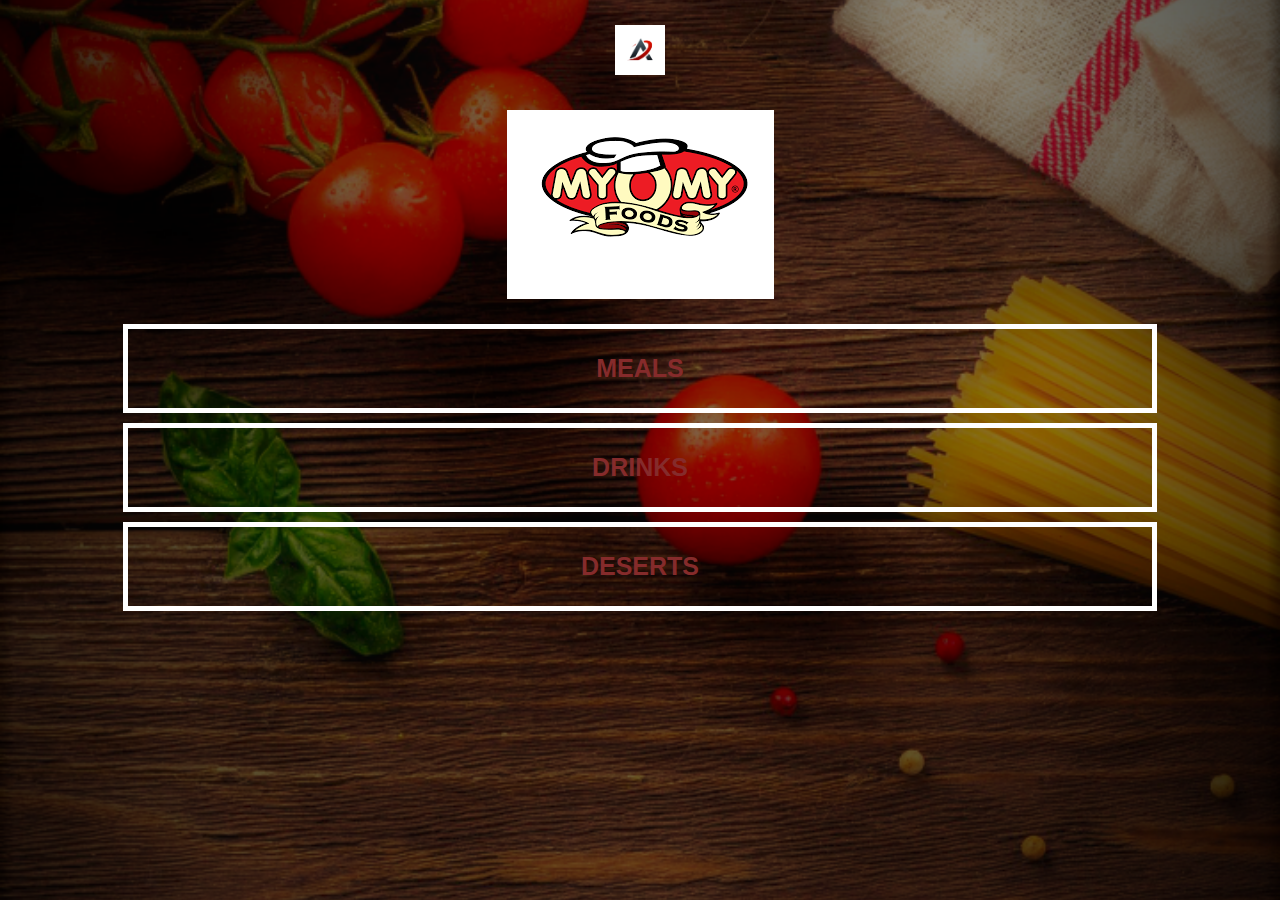
<file: index.html>
<!DOCTYPE hmtl>
<html>
    <head>
        <title>My Food</title>
        <link rel="stylesheet" href="style.css">
    </head>
    <body class="body-home">
        <div id="Home">
            <img src="images/my logo.png" id="home-logo-img">
            <img src="images/my mom logo.png" id="home-logo-text">
            <div class="Home-menu">
                <a href="meals.html" class="Home-menu-item">
                    <p>MEALS</p>
                </a>
                 <a href="drinks.html" class="Home-menu-item">
                    <p>DRINKS</p>
                </a>
                 <a href="deserts.html" class="Home-menu-item">
                    <p>DESERTS</p>
                </a>
            </div>
        </div>
    </body>
</html>
</file>
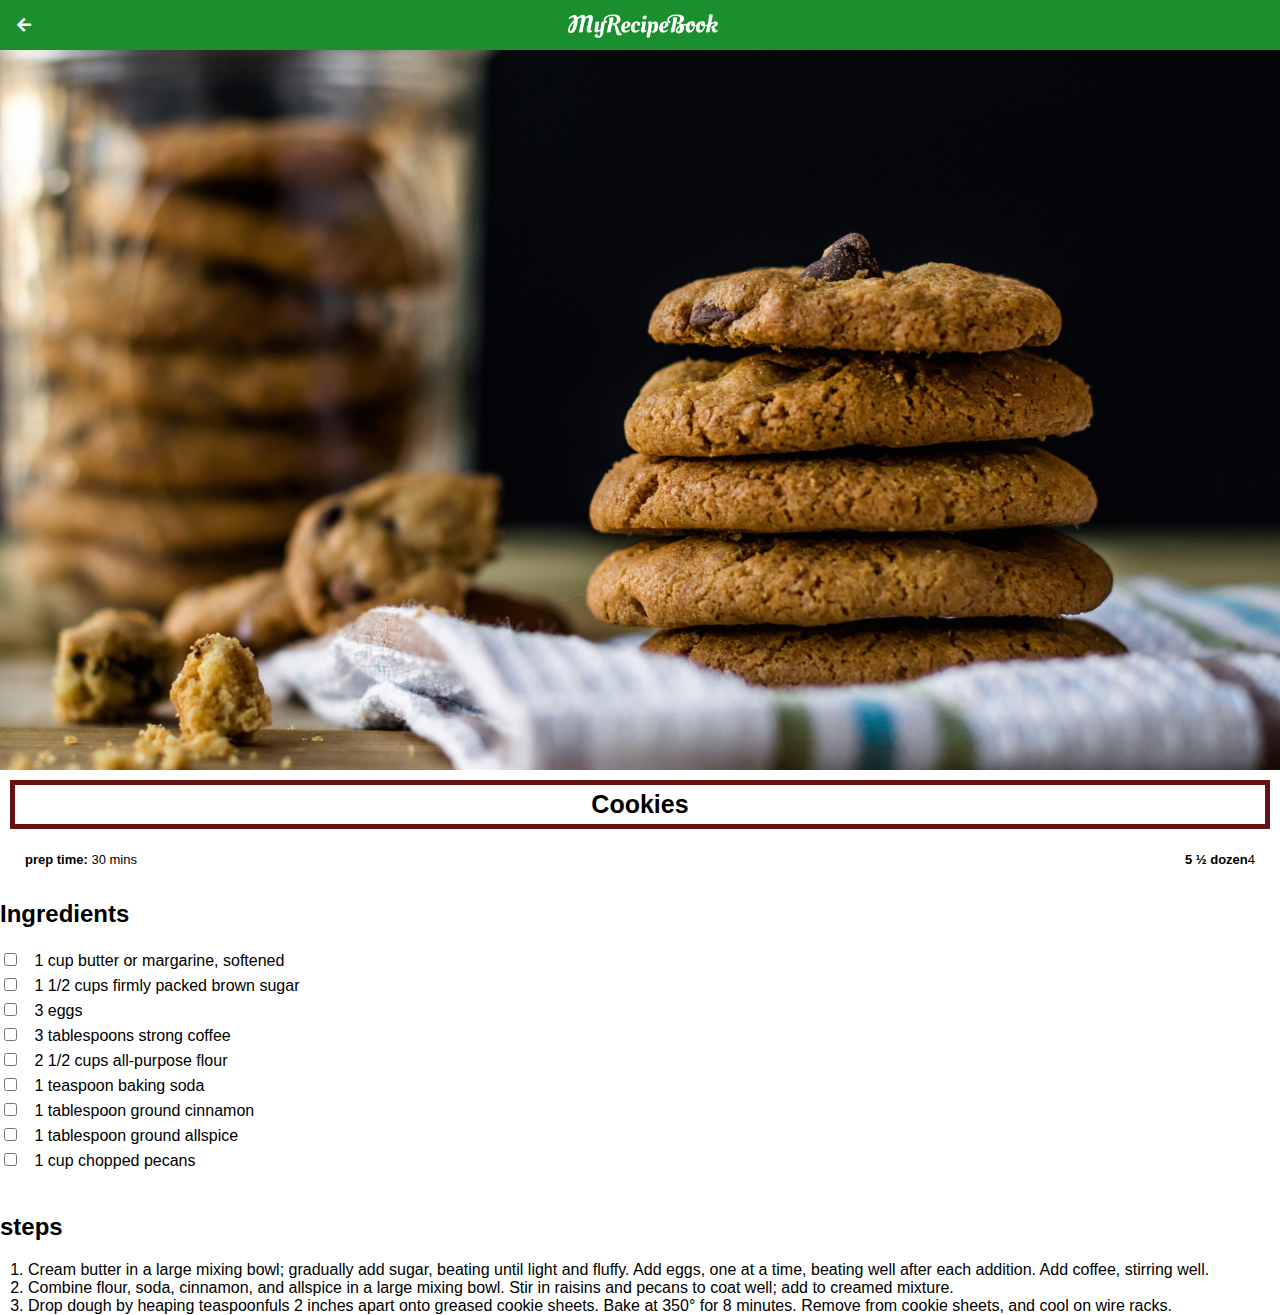
<file: cookies.html>
<!DOCTYPE hmtl>
<html>
    <head>
        <title>My Recipe Book | Meals | Cheeseburger</title>
        <link rel="stylesheet" href="style.css">
        <link rel="stylesheet" href="fontawesome/css/all.css">
    </head>
    <body class="body-recipes">
        <div class="header">    
            <a href="drinks.html">
            <i class="fas fa-arrow-left"></i>
            </a>
            <img src="images/logo-text.png">
        </div>
        <div id="recipe">
            <div class="recipe-details">
                <img src="images/cookies.png">
                <h1>Cookies</h1>
                <div class="recipe-details-info">
                    <p><b>prep time: </b>30 mins</p>
                    <p style="float: right;"><b>5 ½ dozen</b>4</p>
                </div>
                    <div class="recipe-details-ingredients">
                        <h2>Ingredients</h2>
                        <input id="check-01" type="checkbox">
                        <label for="check-01">1 cup butter or margarine, softened</label> 
                        <br>
                        <input id="check-02" type="checkbox">
                        <label for="check-02">1 1/2 cups firmly packed brown sugar</label>
                        <br>
                        <input id="check-03" type="checkbox">
                        <label for="check-03">3 eggs</label>
                        <br>
                        <input id="check-04" type="checkbox">
                        <label for="check-04">3 tablespoons strong coffee</label> 
                        <br>
                        <input id="check-04" type="checkbox">
                        <label for="check-04">2 1/2 cups all-purpose flour</label> 
                        <br>
                        <input id="check-04" type="checkbox">
                        <label for="check-04">1 teaspoon baking soda</label> 
                        <br>
                        <input id="check-04" type="checkbox">
                        <label for="check-04">1 tablespoon ground cinnamon</label>
                        <br>
                        <input id="check-04" type="checkbox">
                        <label for="check-04">1 tablespoon ground allspice</label>   
                        <br>
                        <input id="check-04" type="checkbox">
                        <label for="check-04">1 cup chopped pecans
                        </label>      
                    </div>
                <div class="recipe-details-steps">
                    <h2>steps</h2>
                    <ol>
                        <li>Cream butter in a large mixing bowl; gradually add sugar, beating until light and fluffy. Add eggs, one at a time, beating well after each addition. Add coffee, stirring well.
                        </li>
                        <li>Combine flour, soda, cinnamon, and allspice in a large mixing bowl. Stir in raisins and pecans to coat well; add to creamed mixture.
                        </li>
                        <li>Drop dough by heaping teaspoonfuls 2 inches apart onto greased cookie sheets. Bake at 350° for 8 minutes. Remove from cookie sheets, and cool on wire racks.</li>
                    </ol>
                </div>
            </div>
        </div>
    </body>
</html>
</file>
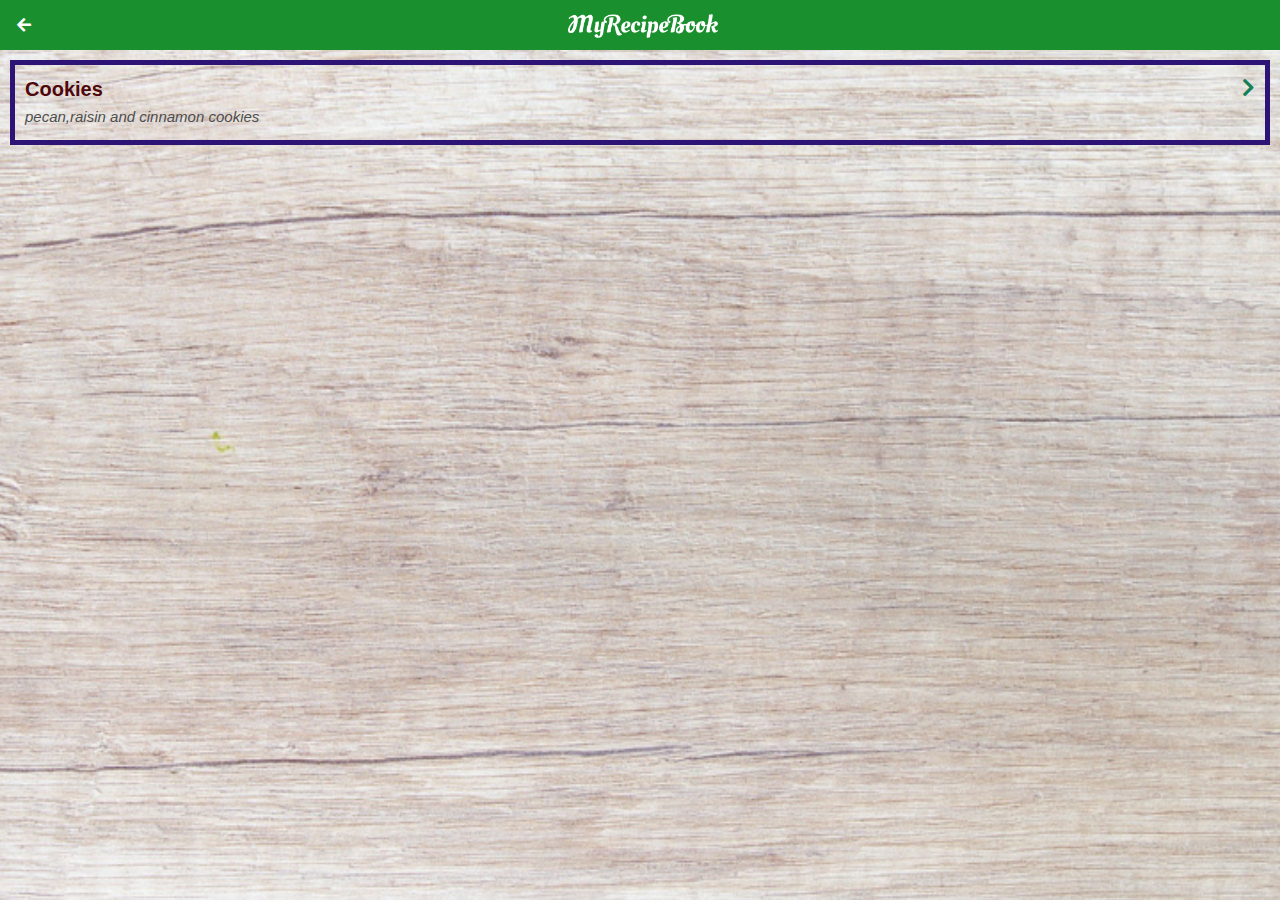
<file: deserts.html>
<!DOCTYPE hmtl>
<html>
    <head>
        <title>My Recipe Book | deserts</title>
        <link rel="stylesheet" href="style.css">
        <link rel="stylesheet" href="fontawesome/css/all.css">
    </head>
    <body class="body-meals">
        <div class="header">    
            <a href="index.html">
            <i class="fas fa-arrow-left"></i>
            </a>
            <img src="images/logo-text.png">
        </div>
        <div id="meals">
            <div class="meals-list">
                <a href="cookies.html">
                    <div class="meals-list-item">
                        <h1>Cookies<i class="fas fa-chevron-right"></i></h1>
                        <p>pecan,raisin and cinnamon cookies</p>
                    </div>
                </a>
            </div>
        </div>
    </body>
</html>
</file>
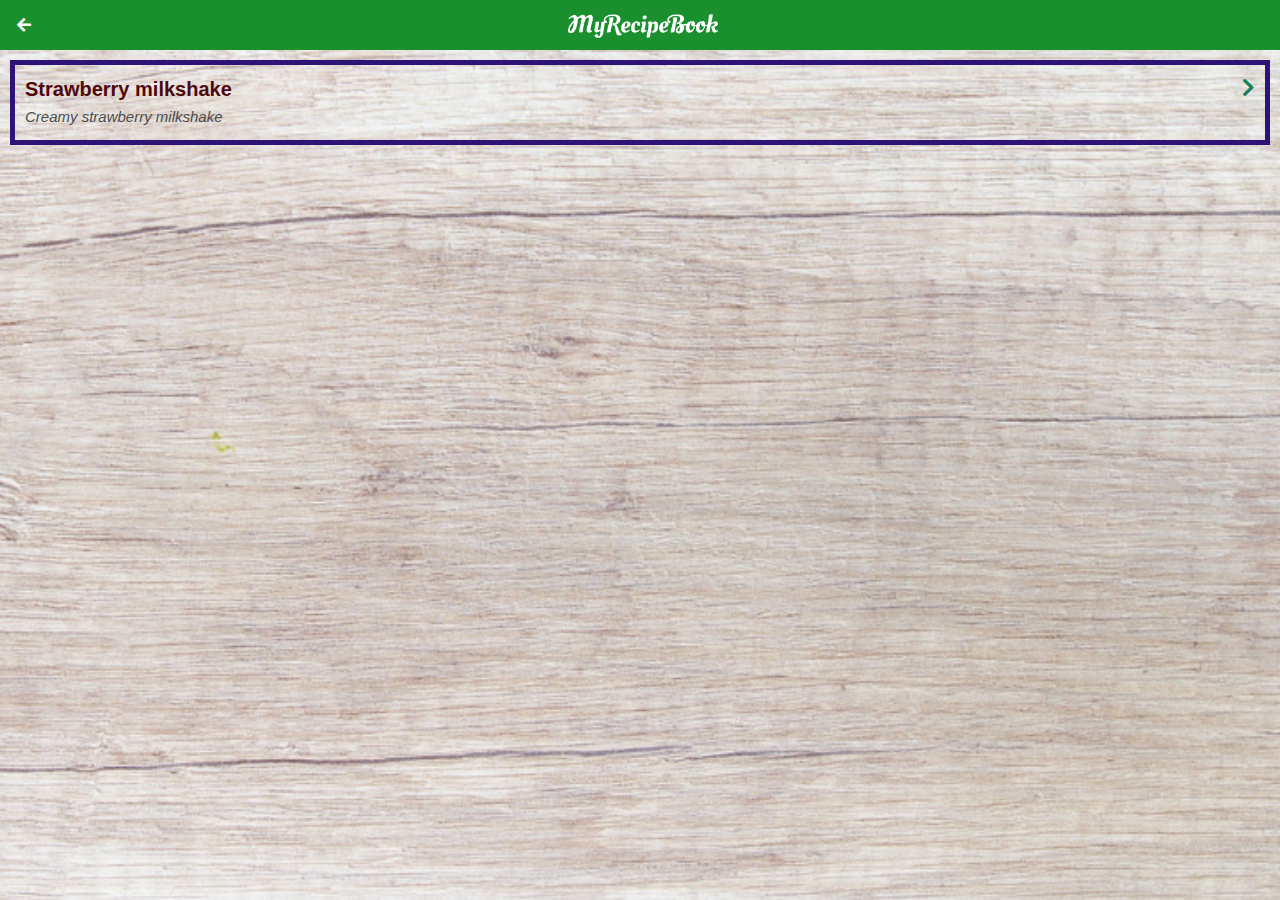
<file: drinks.html>
<!DOCTYPE hmtl>
<html>
    <head>
        <title>My Recipe Book | drinks</title>
        <link rel="stylesheet" href="style.css">
        <link rel="stylesheet" href="fontawesome/css/all.css">
    </head>
    <body class="body-meals">
        <div class="header">    
            <a href="index.html">
            <i class="fas fa-arrow-left"></i>
            </a>
            <img src="images/logo-text.png">
        </div>
        <div id="meals">
            <div class="meals-list">
                <a href="strawberry-milshake.html">
                    <div class="meals-list-item">
                        <h1>Strawberry milkshake<i class="fas fa-chevron-right"></i></h1>
                        <p>Creamy strawberry milkshake</p>
                    </div>
                </a>
            </div>
        </div>
    </body>
</html>
</file>
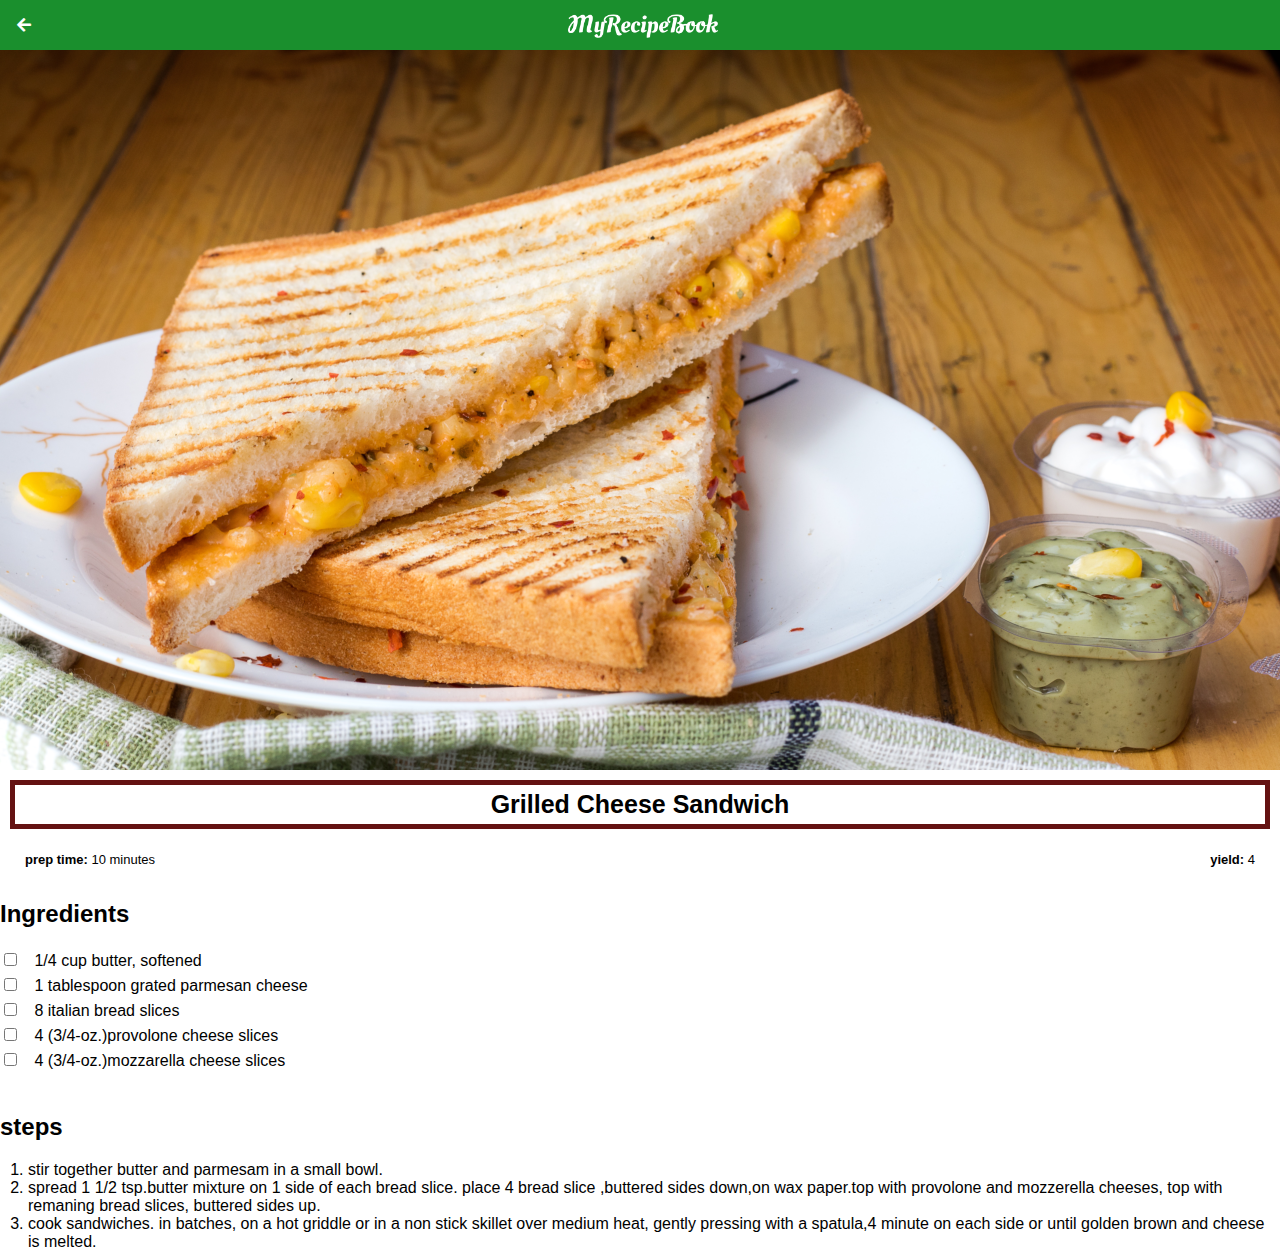
<file: grilledcheese.html>
<!DOCTYPE hmtl>
<html>
    <head>
        <title>My Recipe Book | Meals | Grilled Cheese</title>
        <link rel="stylesheet" href="style.css">
        <link rel="stylesheet" href="fontawesome/css/all.css">
    </head>
    <body class="body-recipes">
        
        <div class="header">    
            <a href="meals.html">
            <i class="fas fa-arrow-left"></i>
            </a>
            <img src="images/logo-text.png">
        </div>
        
        <div id="recipe">
            
            <div class="recipe-details">
                <img src="images/grilledCheese.png">
                
                <h1>Grilled Cheese Sandwich</h1>
                
                <div class="recipe-details-info">
                    <p><b>prep time: </b>10 minutes</p>
                    <p style="float: right;"><b>yield: </b>4</p>
                </div>
                
                <div class="recipe-details-ingredients">
                    <h2>Ingredients</h2>
                    <input id="check-01" type="checkbox">
                    <label for="check-01">1/4 cup butter, softened</label> 
                    <br>
                    <input id="check-02" type="checkbox">
                    <label for="check-02">1 tablespoon grated parmesan cheese</label>
                    <br>
                    <input id="check-03" type="checkbox">
                    <label for="check-03">8 italian bread slices</label>
                    <br>
                    <input id="check-04" type="checkbox">
                    <label for="check-04">4 (3/4-oz.)provolone cheese slices</label>
                    <br>
                    <input id="check-05" type="checkbox">
                    <label for="check-05">4 (3/4-oz.)mozzarella cheese slices</label>    
                </div>
                
                <div class="recipe-details-steps">
                    <h2>steps</h2>
                    
                    <ol>
                        <li>stir together butter and parmesam in a small bowl.</li>
                        <li>spread 1 1/2 tsp.butter mixture on 1 side of each bread slice. place 4 bread slice ,buttered sides down,on wax paper.top with provolone and mozzerella cheeses, top with remaning bread slices, buttered sides up.</li>
                        <li>cook sandwiches. in batches, on a hot griddle or in a non stick skillet over medium heat, gently pressing with a spatula,4 minute on each side or until golden brown and cheese is melted.</li>
                    </ol>
                </div>
            </div>
         
        </div>
    </body>
</html>
</file>
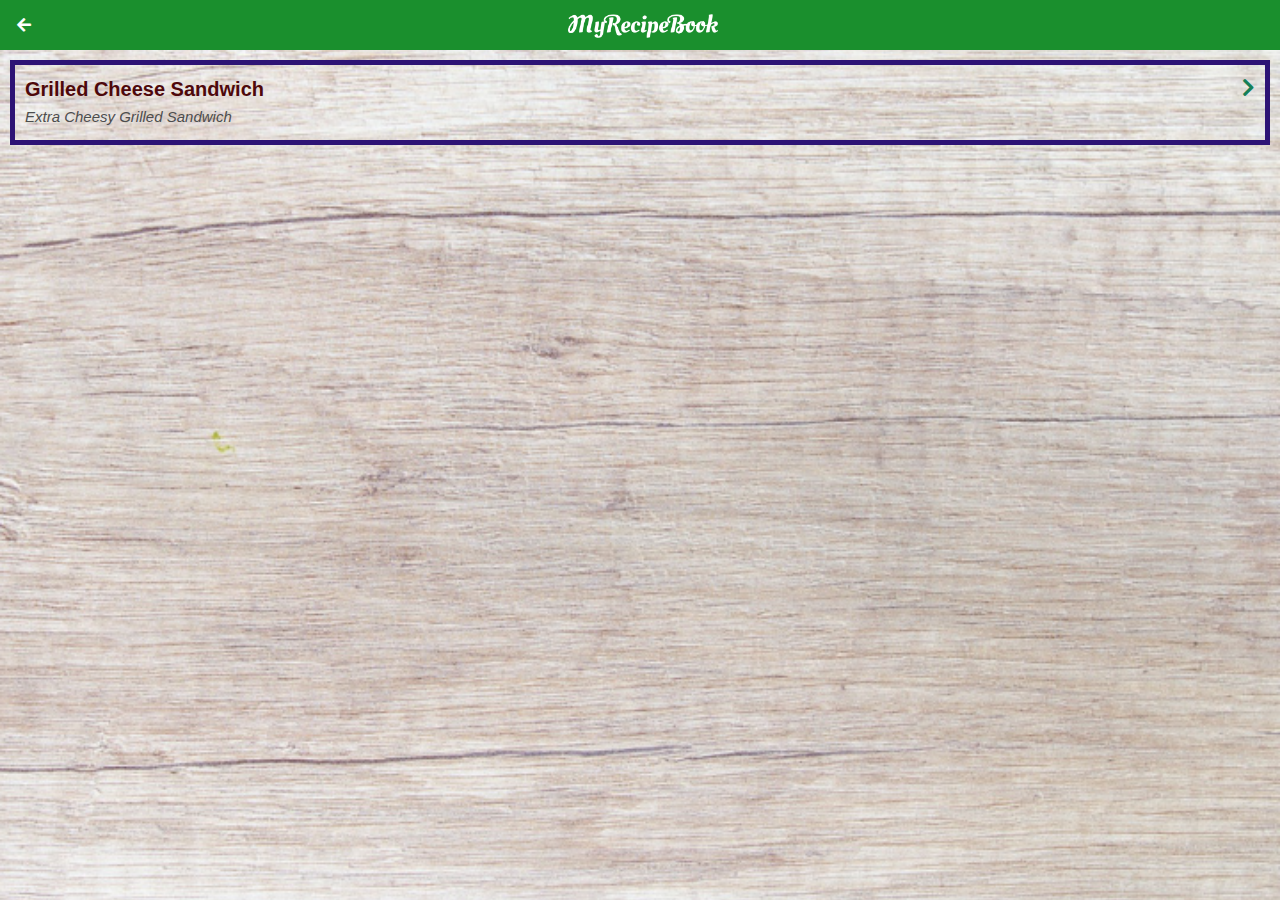
<file: meals.html>
<!DOCTYPE hmtl>
<html>
    <head>
        <title>My Mane | Meals</title>
        <link rel="stylesheet" href="style.css">
        <link rel="stylesheet" href="fontawesome/css/all.css">
    </head>
    <body class="body-meals">
        <div class="header">    
            <a href="index.html">
            <i class="fas fa-arrow-left"></i>
            </a>
            <img src="images/logo-text.png">
        </div>
        <div id="meals">
            <div class="meals-list">
                <a href="grilledcheese.html">
                    <div class="meals-list-item">
                        <h1>Grilled Cheese Sandwich<i class="fas fa-chevron-right"></i></h1>  
                        <p>Extra Cheesy Grilled Sandwich</p>
                    </div>
                </a>
            </div>
        </div>
    </body>
</html>
</file>
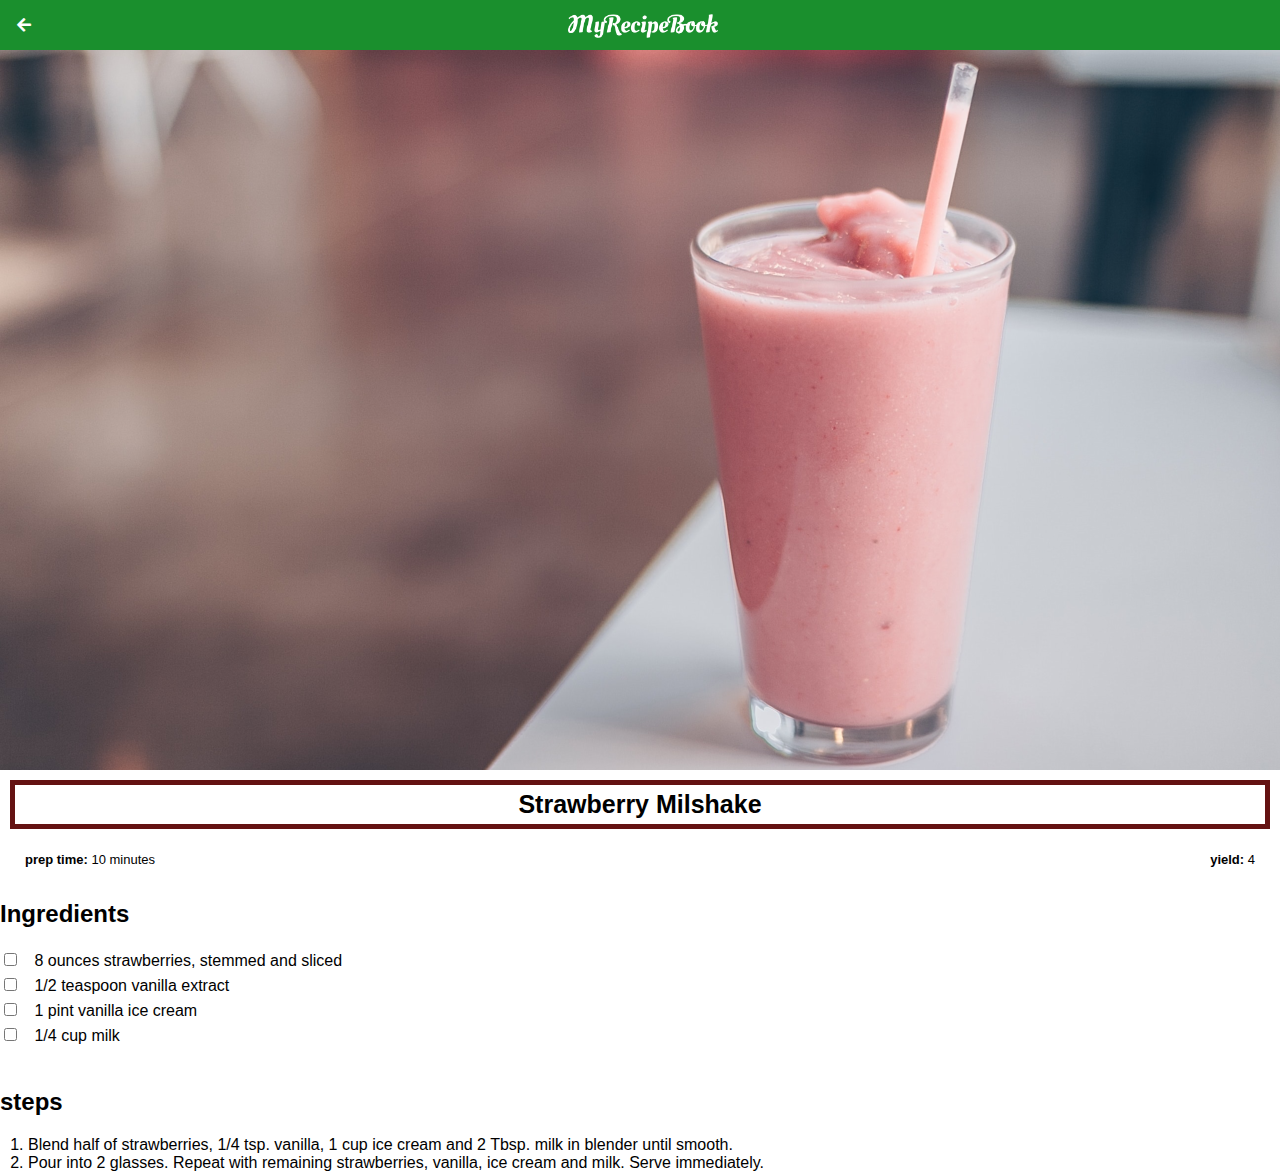
<file: strawberry-milshake.html>
<!DOCTYPE hmtl>
<html>
    <head>
        <title>My Recipe Book | Meals | Grilled Cheese</title>
        <link rel="stylesheet" href="style.css">
        <link rel="stylesheet" href="fontawesome/css/all.css">
    </head>
    <body class="body-recipes">
        <div class="header">    
            <a href="drinks.html">
            <i class="fas fa-arrow-left"></i>
            </a>
            <img src="images/logo-text.png">
        </div>
        <div id="recipe">
            <div class="recipe-details">
                <img src="images/strawberryMilkshake.png">
                <h1>Strawberry Milshake</h1>
                <div class="recipe-details-info">
                    <p><b>prep time: </b>10 minutes</p>
                    <p style="float: right;"><b>yield: </b>4</p>
                </div>
                    <div class="recipe-details-ingredients">
                        <h2>Ingredients</h2>
                        <input id="check-01" type="checkbox">
                        <label for="check-01">8 ounces strawberries, stemmed and sliced
                        </label> 
                        <br>
                        <input id="check-02" type="checkbox">
                        <label for="check-02">1/2 teaspoon vanilla extract
                        </label>
                        <br>
                        <input id="check-03" type="checkbox">
                        <label for="check-03">1 pint vanilla ice cream</label>
                        <br>
                        <input id="check-04" type="checkbox">
                        <label for="check-04">1/4 cup milk</label>    
                    </div>
                <div class="recipe-details-steps">
                    <h2>steps</h2>
                    <ol>
                        <li>Blend half of strawberries, 1/4 tsp. vanilla, 1 cup ice cream and 2 Tbsp. milk in blender until smooth.</li>
                        <li>Pour into 2 glasses. Repeat with remaining strawberries, vanilla, ice cream and milk. Serve immediately.</li>
                    </ol>
                </div>
            </div>
        </div>
    </body>
</html>
</file>
<file: style.css>
html{
    height: 100%;
}

body{
    font-family: sans-serif;
    
    margin: 0;
    padding: 0;
    
    height: 100%;
}
.body-home{
    background-image: url('images/background-01-port.png');
    background-position: center;
    background-attachment: fixed;
    background-repeat: no-repeat;
    background-size: cover;
}

/*========== HEADER ==========*/

.header{
    background-color: #1a8f2d;
    
    width: 100%;
    height: 50px;
    top: 0;
    
    position: fixed;
    overflow: hidden;
    
    text-align: center;
}


.header i{
    float: left;
    padding: 17px 0px 0px 17px;
    color: white;
}

.header img{
    width: 150px;
    padding-top: 14px;
    padding-right: 25px;
}

/*========== HOME PAGE ==========*/


#home-logo-img{
    width: 50px;
    display: block;
    margin: auto;
    padding: 25px 10px 10px 10px;
}

#home-logo-text{
    width: auto;
    display: block;
    margin: auto;
    padding: 25px;
}

/*===== HOME PAGE MENU =====*/
.home-menu-item{
    text-decoration: none;
    text-transform: uppercase;
    
    color: rgb(133, 43, 43);
    font-size: 25px;
    font-weight: bold;
    text-align: center;
    border: 5px solid white;
    
    display: block;
    margin: auto;
    margin-bottom: 10px;
    width: 80%;
}


/*========== MEALS PAGE ==========*/

#meals{
    padding-top: 50px;
    
}

/*===== MEALS PAGE MENU =====*/

.meals-list a{
    text-decoration: none;
}

.meals-list-item{
    border: 5px solid #2d1375;
    margin: 10px;
}

.meals-list-item h1{
    font-weight: bold;
    font-size: 20px;
    color: #4e080b;
    padding-left: 10px;
}

.meals-list-item i{
    float: right;
    color: #178057;
    padding-right: 10px;
}

.meals-list-item p{
    font-size: 15px;
    font-style: italic;
    color: #4d4d4d;
    margin-top: -7px;
    padding-left: 10px;
}


.body-meals{
    background-image: url('images/background-02-port.png');
    background-position: center;
    background-attachment: fixed;
    background-repeat: no-repeat;
    background-size: cover;
}

/*========== RECIPE PAGE ==========*/

#recipe {
    padding-top: 50px;
}



/*===== RECIPE DETAILS =====*/

.recipe-details img{
    width: 100%;
}

.recipe-details h1{
    font-size: 25px;
    text-align: center;
    border: 5px solid #641212;
    margin: 10px;
    padding: 5px;
}

.recipe-details-info {
    margin-left: 25px;
    margin-right: 25px;
}

.recipe-details-info p{
    font-size: 13px;
    display: inline-block;
}

.recipe-details-ingredients label{
    line-height: 25px;
    margin-left: 10px;
}

.recipe-details-steps {
    padding-top: 20px;
    
}

.recipe-details-steps ol{
    padding-left: 28px;
}

/*========== RESPONSIVE LAYOUT ==========*/

@media only screen and (min/width:600px) {
    #meals{
        width: 80%;
        margin: auto;
    }
    
    #recipe{
        width: 80%;
        margin: auto;
    }
}

@media only screen and (min/width:1000px) {
      #meals{
        width: 60%;
        margin: auto;
    }
    
    #recipe{
        width: 60%;
        margin: auto;
    }
}


@media only screen and (min/width:1500px) {
      #meals{
        width: 40%;
        margin: auto;
    }
    
    #recipe{
        width: 40%;
        margin: auto;
    }
}

@media only screen and (min/width:720px) {
    .body-home{
        background-image: url('images/background-01-land.png')
    }
    
    .body-meals{
        background-image: url('images/background-02-land.png')
    }
}
</file>
